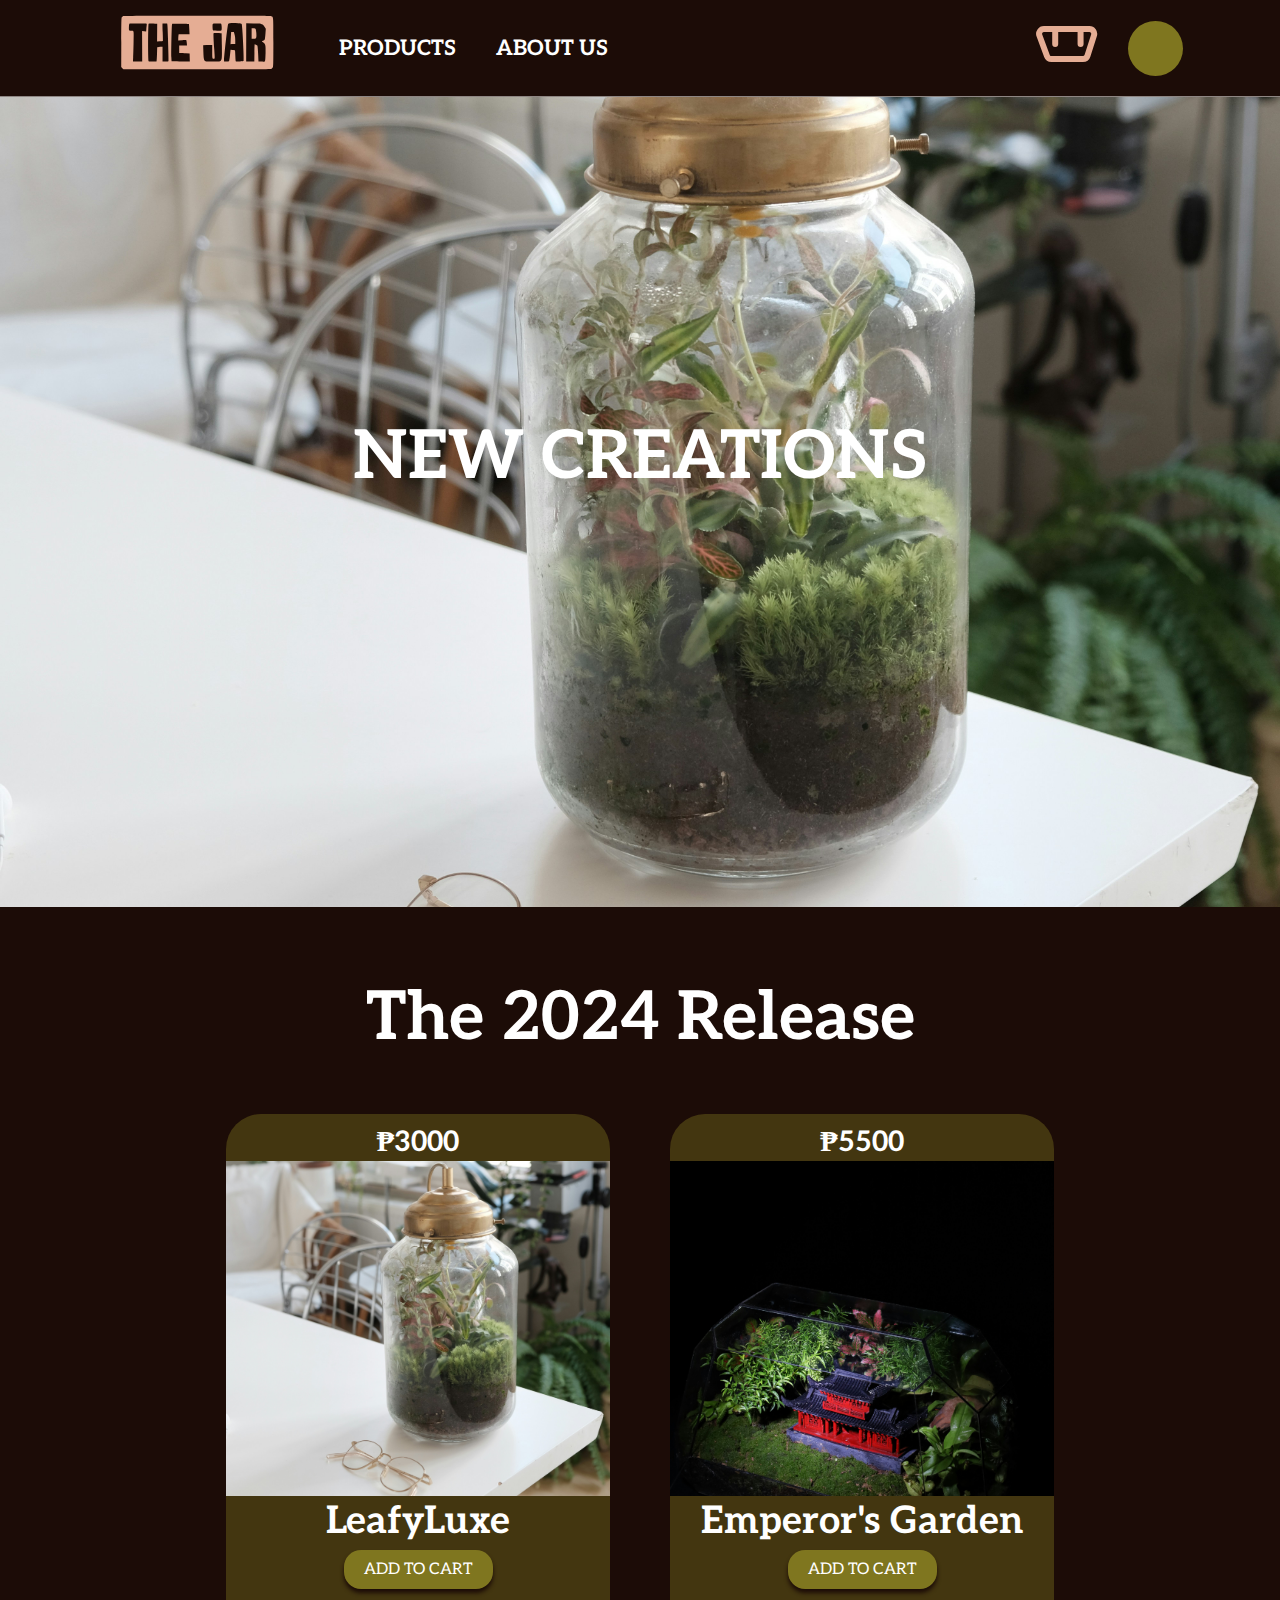
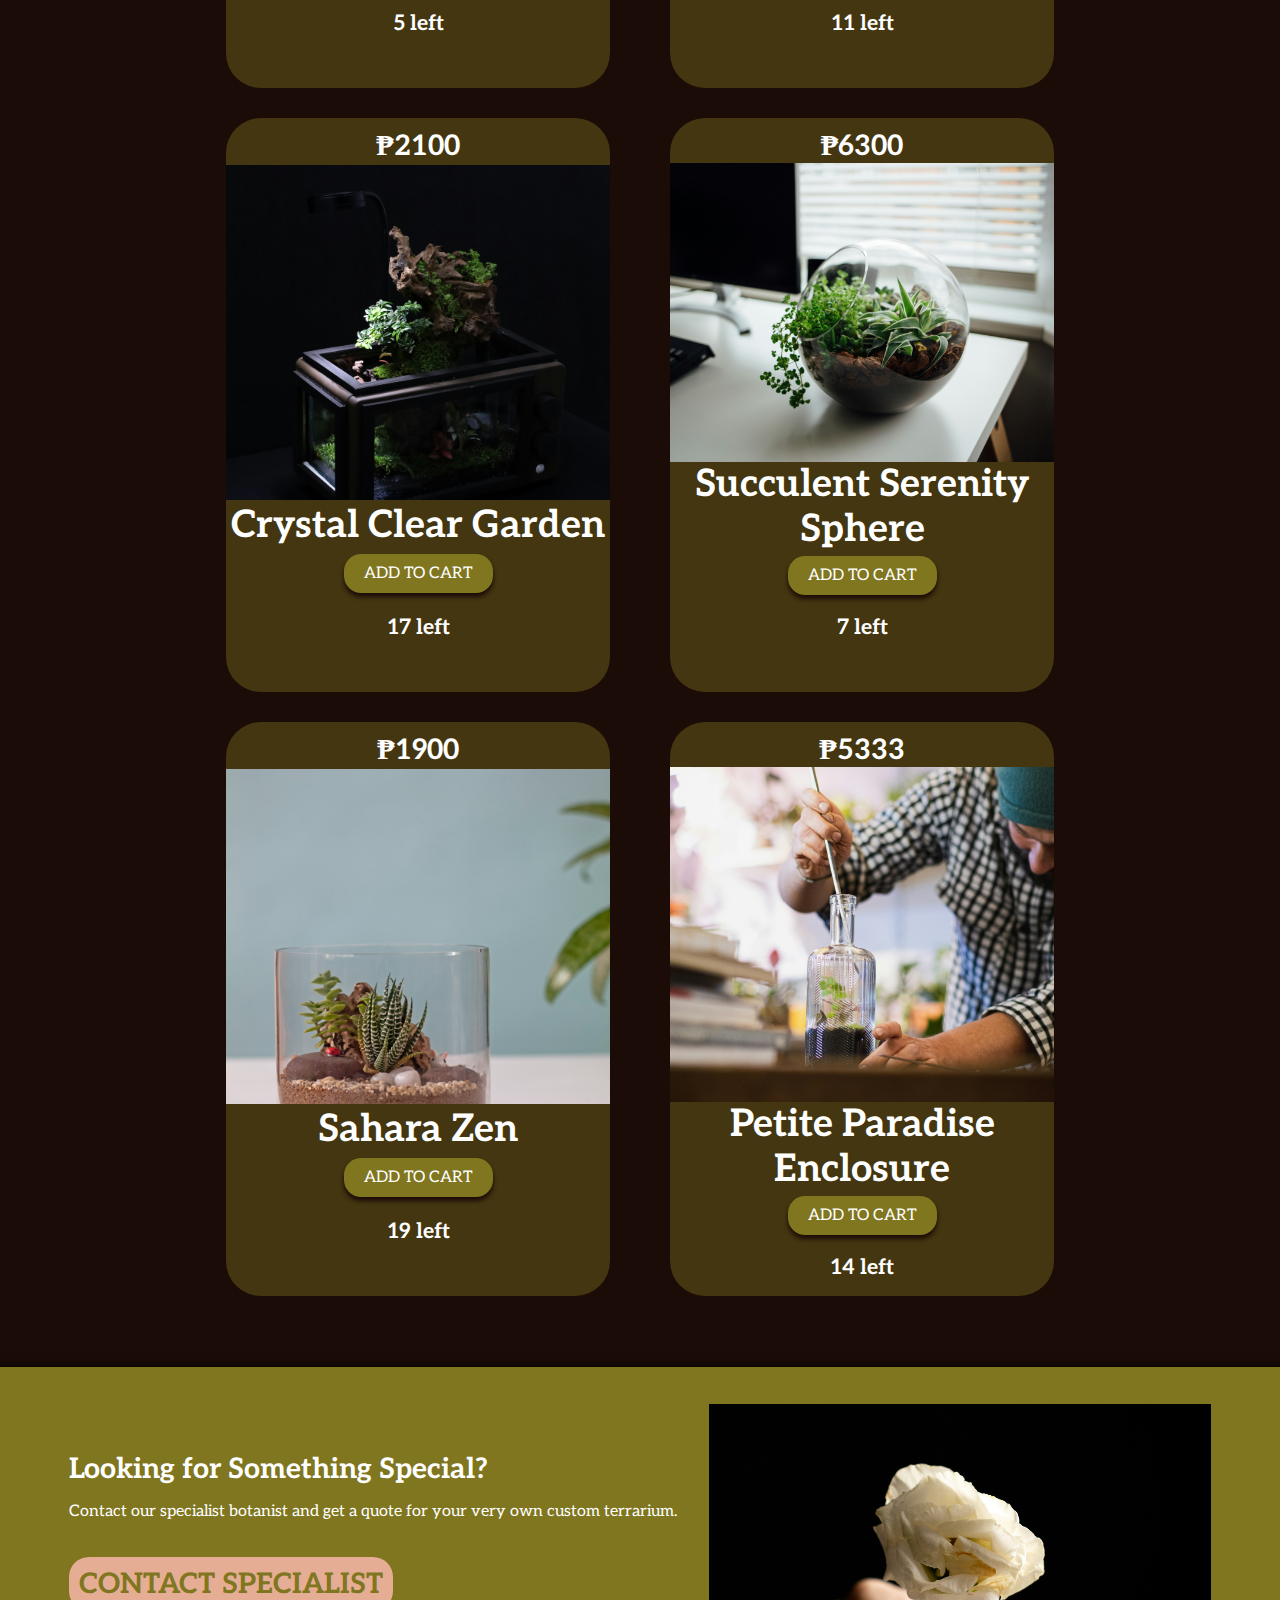
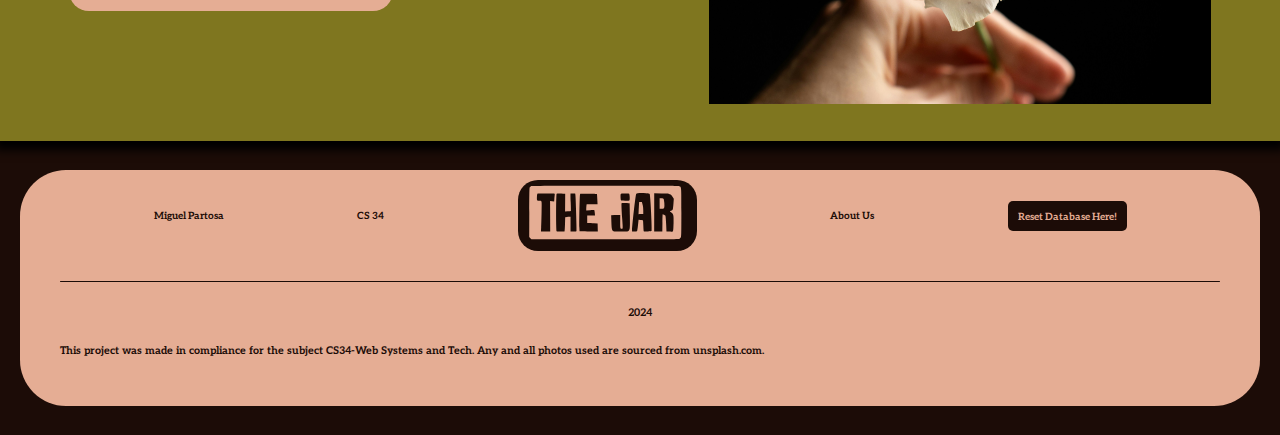
<file: index.html>
<!DOCTYPE html>
<html lang="en">
    <head>
        <meta charset="UTF-8">
        <meta name="viewport" content="width=device-width, initial-scale=1.0">
        <title></title>
        <link rel="stylesheet" href="styles.css">
        <script type="module" src="app.js"></script>
    </head>
    <body>
        <div class="first-section">
            <div class="nav">
                
                <!-- left menu items with home -->
                <div class="left-menu">
                    <a class="nav-buttons logo" href="./index.html">
                        <svg width="179" height="68" viewBox="0 0 179 68" fill="none" xmlns="http://www.w3.org/2000/svg">
                            <path d="M13.2951 5.95563C12.9427 6.11612 12.3661 6.56551 12.0137 6.95069C11.373 7.65686 11.373 8.17044 11.2768 32.3729L11.2128 57.0889L12.302 58.1802L13.3912 59.2716H86.9148C133.912 59.2716 160.759 59.1432 161.271 58.9506C161.72 58.7901 162.393 58.1802 162.745 57.6025C163.354 56.5753 163.386 55.9654 163.386 32.5334C163.386 6.18032 163.45 7.17538 161.464 6.14822C160.631 5.73094 152.141 5.66674 87.2352 5.69884C46.9334 5.69884 13.6475 5.82724 13.2951 5.95563ZM128.114 13.3383C129.908 13.4988 131.542 13.7556 131.67 13.9161C132.374 14.6223 134.265 50.3161 133.624 50.9901C133.528 51.1185 131.766 51.3111 129.715 51.4395C126.928 51.6 125.935 51.5679 125.743 51.279C125.615 51.0543 125.423 48.4864 125.326 45.5976C125.23 42.6766 125.07 40.2692 124.974 40.205C124.878 40.1408 123.821 39.9803 122.667 39.884L120.553 39.6593L119.976 45.3729C119.656 48.5185 119.208 51.1827 119.047 51.3111C118.855 51.4395 117.638 51.5679 116.388 51.5679H114.05V50.5087C114.082 45.6617 117.51 15.3285 118.182 14.0124C118.631 13.1457 122.571 12.889 128.114 13.3383ZM36.1371 13.563C36.7778 13.7556 36.8419 13.9161 36.7138 15.1038C36.6176 15.8099 36.4575 17.5433 36.3293 18.9235L36.1371 21.4272L34.0868 21.2346L32.0685 21.0099L32.1325 36.1926L32.1966 51.4074L27.5834 51.5037L22.9701 51.6L23.1623 47.3309C23.2905 44.9877 23.4827 38.1827 23.5788 32.2124C23.8351 20.1112 23.9312 20.7852 21.6246 20.7531C19.0297 20.721 18.9015 20.6247 18.9015 18.2173C18.9015 17.0618 18.9976 15.5531 19.0937 14.9112C19.2859 13.884 19.4141 13.7235 20.3111 13.5951C21.977 13.3704 35.3682 13.3704 36.1371 13.563ZM45.2995 13.6593L47.1897 13.8519L47.1256 22.647L47.0615 31.4099L49.9128 31.3136C51.5146 31.2494 52.8601 31.121 52.9242 31.0247C52.9882 30.9284 52.8921 27.0445 52.6999 22.3581C52.5077 17.6717 52.4436 13.7235 52.5397 13.5951C52.6679 13.4667 53.7571 13.3704 54.9745 13.4346L57.153 13.5309L57.3772 14.6544C57.6976 16.163 58.7548 50.4445 58.5305 51.0864C58.3704 51.4716 57.7296 51.5679 55.423 51.5679H52.5397V44.1852V36.8025H51.7709C51.3864 36.8025 50.169 36.8988 49.1118 36.9951L47.1897 37.2198L46.9974 44.0889C46.8693 47.8766 46.7091 51.1185 46.613 51.279C46.2926 51.7605 38.7641 51.6321 38.6039 51.1506C38.0272 49.321 37.9952 15.3285 38.6039 13.7556C38.7641 13.3383 41.9036 13.2741 45.2995 13.6593ZM111.134 13.8198C111.711 14.526 111.999 19.6618 111.487 20.2717C111.166 20.6568 110.301 20.7531 107.13 20.7531C104.471 20.7531 103.125 20.6247 102.965 20.368C102.645 19.8544 102.388 15.4889 102.645 14.526C102.837 13.7877 102.997 13.7235 105.015 13.5951C110.077 13.3383 110.782 13.3704 111.134 13.8198ZM152.141 14.3334C153.038 14.847 153.935 15.7778 154.672 16.9013L155.793 18.6667L155.441 23.642C155.248 26.4025 154.928 29.0346 154.704 29.5161C154.448 30.0939 153.903 30.5112 153.07 30.7679C152.397 30.9605 151.853 31.2173 151.853 31.3457C151.853 31.4741 152.493 32.0198 153.262 32.5655C155.537 34.2025 155.793 35.4544 155.569 42.9976C155.281 50.8617 155.216 51.4716 154.319 51.6642C153.935 51.7605 152.461 51.7284 151.052 51.6L148.489 51.4074L148.136 43.7679C147.848 38.279 147.624 36 147.335 35.6148C146.951 35.1655 145.157 34.2346 144.644 34.2346C144.58 34.2346 144.452 38.0865 144.42 42.805L144.324 51.4074L140.255 51.5037L136.187 51.6L136.219 32.4371V13.3062L143.491 13.4346C150.507 13.5309 150.763 13.563 152.141 14.3334ZM78.9057 14.0124C79.0018 14.1087 79.162 16.4519 79.2901 19.2124L79.5464 24.284H74.1002H68.654L68.4298 25.7605C68.3337 26.5951 68.2376 27.9754 68.2376 28.842V30.447L72.2101 30.1902C74.8371 30.0618 76.2146 30.0939 76.3748 30.3186C76.4709 30.5112 76.6632 31.7309 76.7913 33.0791L76.9835 35.5186H73.0751H69.1987V39.2099V42.9013L70.7364 42.9334C71.5694 42.9655 73.908 43.0618 75.9263 43.1901L79.6105 43.3827L79.7066 47.4593L79.8027 51.5679H74.2604C71.217 51.5679 67.1163 51.4716 65.13 51.3432L61.574 51.1506L61.3497 47.1704C61.0935 42.8371 61.6381 15.5852 62.0225 14.3976L62.2468 13.6593L70.5122 13.7556C75.0293 13.8198 78.8416 13.9161 78.9057 14.0124ZM111.551 23.2568C111.679 23.3852 111.807 29.1951 111.871 36.1605C111.999 52.9482 112.768 51.5679 103.285 51.5679C98.6722 51.5679 96.1733 51.4395 95.6287 51.1827C93.9628 50.4124 93.6424 49.1284 93.3862 41.9062L93.1619 35.2939L96.3335 35.1013C98.0635 34.9729 100.082 34.8766 100.851 34.8766H102.196V41.3926C102.196 48.4222 102.26 48.679 103.862 48.679C104.951 48.679 104.951 49.0642 104.246 39.2099C103.606 29.9655 103.349 23.8025 103.542 23.2568C103.67 22.9359 104.567 22.8717 107.514 22.9359C109.629 23 111.423 23.1605 111.551 23.2568Z" fill="#E5AD94"/>
                            <path d="M120.969 24.6691C120.873 26.1456 120.745 28.9061 120.649 30.832L120.521 34.2987L121.706 34.1061C122.347 34.0098 123.404 33.9135 124.077 33.9135H125.262V30.5111C125.262 28.0074 125.07 26.4024 124.558 24.5728L123.885 22.037H122.507H121.162L120.969 24.6691Z" fill="#E5AD94"/>
                            <path d="M141.601 23.4814V28.7777H143.459C146.054 28.7777 146.406 28.3283 146.406 25.2148C146.406 22.1012 145.862 19.0839 145.189 18.5703C144.901 18.3777 144.004 18.1851 143.139 18.1851H141.601V23.4814Z" fill="#E5AD94"/>
                        </svg>
                    </a>
                    <div class="to-pages">
                        <a class="nav-buttons" href="/"> <h5>PRODUCTS</h5> </a>
                        <a class="nav-buttons" href="/"> <h5>ABOUT US</h5></a>
                    </div>
                </div>
                
                <!-- right menu items with basket and fake profile -->
                <div class="profile-checkout">

                    <a class="checkout" href="/">
                        <svg width="62" height="37" viewBox="0 0 62 37" fill="none" xmlns="http://www.w3.org/2000/svg">
                            <path d="M19.2057 3.07141H7.90661C4.55922 3.07141 2.2376 6.40854 3.40154 9.54705L10.9634 29.9373C11.6621 31.8212 13.4592 33.0714 15.4685 33.0714H46.885C48.9741 33.0714 50.8238 31.7216 51.461 29.7321L57.9916 9.34191C58.9847 6.24124 56.6716 3.07141 53.4157 3.07141H44.5757M19.2057 3.07141V18.0714M19.2057 3.07141H44.5757M44.5757 3.07141V18.0714" stroke="#E5AD94" stroke-width="6" stroke-linecap="round"/>
                        </svg>                            
                    </a>
                    <a class="profile" href="/"></a>
                </div>
            </div>
            <!-- welcome -->
            <div class="marquee-showcase">
                <h1 class = "center-callout"> NEW CREATIONS</h1>
                <div class="carousel-container">
                    <img class="carousel-image" src= "images/Terrarium Plants/terrarium (1).jpg">
                </div>
            </div>

            <!-- products -->
            <div class="products-area">
                <h1 style="text-align:center">The 2024 Release</h1>
                <div class="product-grid" id="product-container">
                    <!-- <div class="product-container" >
                        <h4 id="prod-price">₱500</h4>
                        <img id="prod-pic" src="/images/Terrarium Plants/terrarium (2).jpg" style="width: 384px; height: 335px; object-fit: cover;">
                        <h3 id="prod-name">Product Name</h3>
                        <div class="add-to-cart">ADD TO CART</div>
                        <h5 id="quantity-left">7 left</h5> 
                    </div> -->

                </div>
            </div>

            <!-- second section -->
            <div class="looking-for-more">
                <div class="to-action">
                    <h4>Looking for Something Special?</h4>
                    <p>Contact our specialist botanist and get a quote for your very own custom terrarium.</p>
                    <button class="contactbtn"><h4>CONTACT SPECIALIST</h4></button>
                </div>
                <div class="custom-order"><img class="img" src="/images/making-terrarium.jpg" alt=""></div>
            </div>
            
            <!-- footer -->
            <div class="footer">
                <div class="footer-card">
                    <div class="footer-links">
                        <a class="link">Miguel Partosa</a>
                        <a class="link" href="https://soul.su.edu.ph/course/view.php?id=34488">CS 34</a>
                        <a class="footer-logo" href="./index.html">
                            <svg width="179" height="68" viewBox="0 0 179 68" fill="none" xmlns="http://www.w3.org/2000/svg">
                                <path d="M13.2951 5.95563C12.9427 6.11612 12.3661 6.56551 12.0137 6.95069C11.373 7.65686 11.373 8.17044 11.2768 32.3729L11.2128 57.0889L12.302 58.1802L13.3912 59.2716H86.9148C133.912 59.2716 160.759 59.1432 161.271 58.9506C161.72 58.7901 162.393 58.1802 162.745 57.6025C163.354 56.5753 163.386 55.9654 163.386 32.5334C163.386 6.18032 163.45 7.17538 161.464 6.14822C160.631 5.73094 152.141 5.66674 87.2352 5.69884C46.9334 5.69884 13.6475 5.82724 13.2951 5.95563ZM128.114 13.3383C129.908 13.4988 131.542 13.7556 131.67 13.9161C132.374 14.6223 134.265 50.3161 133.624 50.9901C133.528 51.1185 131.766 51.3111 129.715 51.4395C126.928 51.6 125.935 51.5679 125.743 51.279C125.615 51.0543 125.423 48.4864 125.326 45.5976C125.23 42.6766 125.07 40.2692 124.974 40.205C124.878 40.1408 123.821 39.9803 122.667 39.884L120.553 39.6593L119.976 45.3729C119.656 48.5185 119.208 51.1827 119.047 51.3111C118.855 51.4395 117.638 51.5679 116.388 51.5679H114.05V50.5087C114.082 45.6617 117.51 15.3285 118.182 14.0124C118.631 13.1457 122.571 12.889 128.114 13.3383ZM36.1371 13.563C36.7778 13.7556 36.8419 13.9161 36.7138 15.1038C36.6176 15.8099 36.4575 17.5433 36.3293 18.9235L36.1371 21.4272L34.0868 21.2346L32.0685 21.0099L32.1325 36.1926L32.1966 51.4074L27.5834 51.5037L22.9701 51.6L23.1623 47.3309C23.2905 44.9877 23.4827 38.1827 23.5788 32.2124C23.8351 20.1112 23.9312 20.7852 21.6246 20.7531C19.0297 20.721 18.9015 20.6247 18.9015 18.2173C18.9015 17.0618 18.9976 15.5531 19.0937 14.9112C19.2859 13.884 19.4141 13.7235 20.3111 13.5951C21.977 13.3704 35.3682 13.3704 36.1371 13.563ZM45.2995 13.6593L47.1897 13.8519L47.1256 22.647L47.0615 31.4099L49.9128 31.3136C51.5146 31.2494 52.8601 31.121 52.9242 31.0247C52.9882 30.9284 52.8921 27.0445 52.6999 22.3581C52.5077 17.6717 52.4436 13.7235 52.5397 13.5951C52.6679 13.4667 53.7571 13.3704 54.9745 13.4346L57.153 13.5309L57.3772 14.6544C57.6976 16.163 58.7548 50.4445 58.5305 51.0864C58.3704 51.4716 57.7296 51.5679 55.423 51.5679H52.5397V44.1852V36.8025H51.7709C51.3864 36.8025 50.169 36.8988 49.1118 36.9951L47.1897 37.2198L46.9974 44.0889C46.8693 47.8766 46.7091 51.1185 46.613 51.279C46.2926 51.7605 38.7641 51.6321 38.6039 51.1506C38.0272 49.321 37.9952 15.3285 38.6039 13.7556C38.7641 13.3383 41.9036 13.2741 45.2995 13.6593ZM111.134 13.8198C111.711 14.526 111.999 19.6618 111.487 20.2717C111.166 20.6568 110.301 20.7531 107.13 20.7531C104.471 20.7531 103.125 20.6247 102.965 20.368C102.645 19.8544 102.388 15.4889 102.645 14.526C102.837 13.7877 102.997 13.7235 105.015 13.5951C110.077 13.3383 110.782 13.3704 111.134 13.8198ZM152.141 14.3334C153.038 14.847 153.935 15.7778 154.672 16.9013L155.793 18.6667L155.441 23.642C155.248 26.4025 154.928 29.0346 154.704 29.5161C154.448 30.0939 153.903 30.5112 153.07 30.7679C152.397 30.9605 151.853 31.2173 151.853 31.3457C151.853 31.4741 152.493 32.0198 153.262 32.5655C155.537 34.2025 155.793 35.4544 155.569 42.9976C155.281 50.8617 155.216 51.4716 154.319 51.6642C153.935 51.7605 152.461 51.7284 151.052 51.6L148.489 51.4074L148.136 43.7679C147.848 38.279 147.624 36 147.335 35.6148C146.951 35.1655 145.157 34.2346 144.644 34.2346C144.58 34.2346 144.452 38.0865 144.42 42.805L144.324 51.4074L140.255 51.5037L136.187 51.6L136.219 32.4371V13.3062L143.491 13.4346C150.507 13.5309 150.763 13.563 152.141 14.3334ZM78.9057 14.0124C79.0018 14.1087 79.162 16.4519 79.2901 19.2124L79.5464 24.284H74.1002H68.654L68.4298 25.7605C68.3337 26.5951 68.2376 27.9754 68.2376 28.842V30.447L72.2101 30.1902C74.8371 30.0618 76.2146 30.0939 76.3748 30.3186C76.4709 30.5112 76.6632 31.7309 76.7913 33.0791L76.9835 35.5186H73.0751H69.1987V39.2099V42.9013L70.7364 42.9334C71.5694 42.9655 73.908 43.0618 75.9263 43.1901L79.6105 43.3827L79.7066 47.4593L79.8027 51.5679H74.2604C71.217 51.5679 67.1163 51.4716 65.13 51.3432L61.574 51.1506L61.3497 47.1704C61.0935 42.8371 61.6381 15.5852 62.0225 14.3976L62.2468 13.6593L70.5122 13.7556C75.0293 13.8198 78.8416 13.9161 78.9057 14.0124ZM111.551 23.2568C111.679 23.3852 111.807 29.1951 111.871 36.1605C111.999 52.9482 112.768 51.5679 103.285 51.5679C98.6722 51.5679 96.1733 51.4395 95.6287 51.1827C93.9628 50.4124 93.6424 49.1284 93.3862 41.9062L93.1619 35.2939L96.3335 35.1013C98.0635 34.9729 100.082 34.8766 100.851 34.8766H102.196V41.3926C102.196 48.4222 102.26 48.679 103.862 48.679C104.951 48.679 104.951 49.0642 104.246 39.2099C103.606 29.9655 103.349 23.8025 103.542 23.2568C103.67 22.9359 104.567 22.8717 107.514 22.9359C109.629 23 111.423 23.1605 111.551 23.2568Z" fill="#E5AD94"/>
                                <path d="M120.969 24.6691C120.873 26.1456 120.745 28.9061 120.649 30.832L120.521 34.2987L121.706 34.1061C122.347 34.0098 123.404 33.9135 124.077 33.9135H125.262V30.5111C125.262 28.0074 125.07 26.4024 124.558 24.5728L123.885 22.037H122.507H121.162L120.969 24.6691Z" fill="#E5AD94"/>
                                <path d="M141.601 23.4814V28.7777H143.459C146.054 28.7777 146.406 28.3283 146.406 25.2148C146.406 22.1012 145.862 19.0839 145.189 18.5703C144.901 18.3777 144.004 18.1851 143.139 18.1851H141.601V23.4814Z" fill="#E5AD94"/>
                            </svg>
                        </a>

                        <a class="link">About Us</a>
                        <button class="reset-button">Reset Database Here!</button>
                    </div>
                    <div class="footer-line"/>
                    <h6 style="text-align:center; color:var(--background)">2024</h6>
                    <h6 style="color:var(--background)">This project was made in compliance for the subject CS34-Web Systems and Tech. Any and all photos used are sourced from unsplash.com.  </h6>
                </div>
            </div>
        </div>
    </body>
</html>
</file>
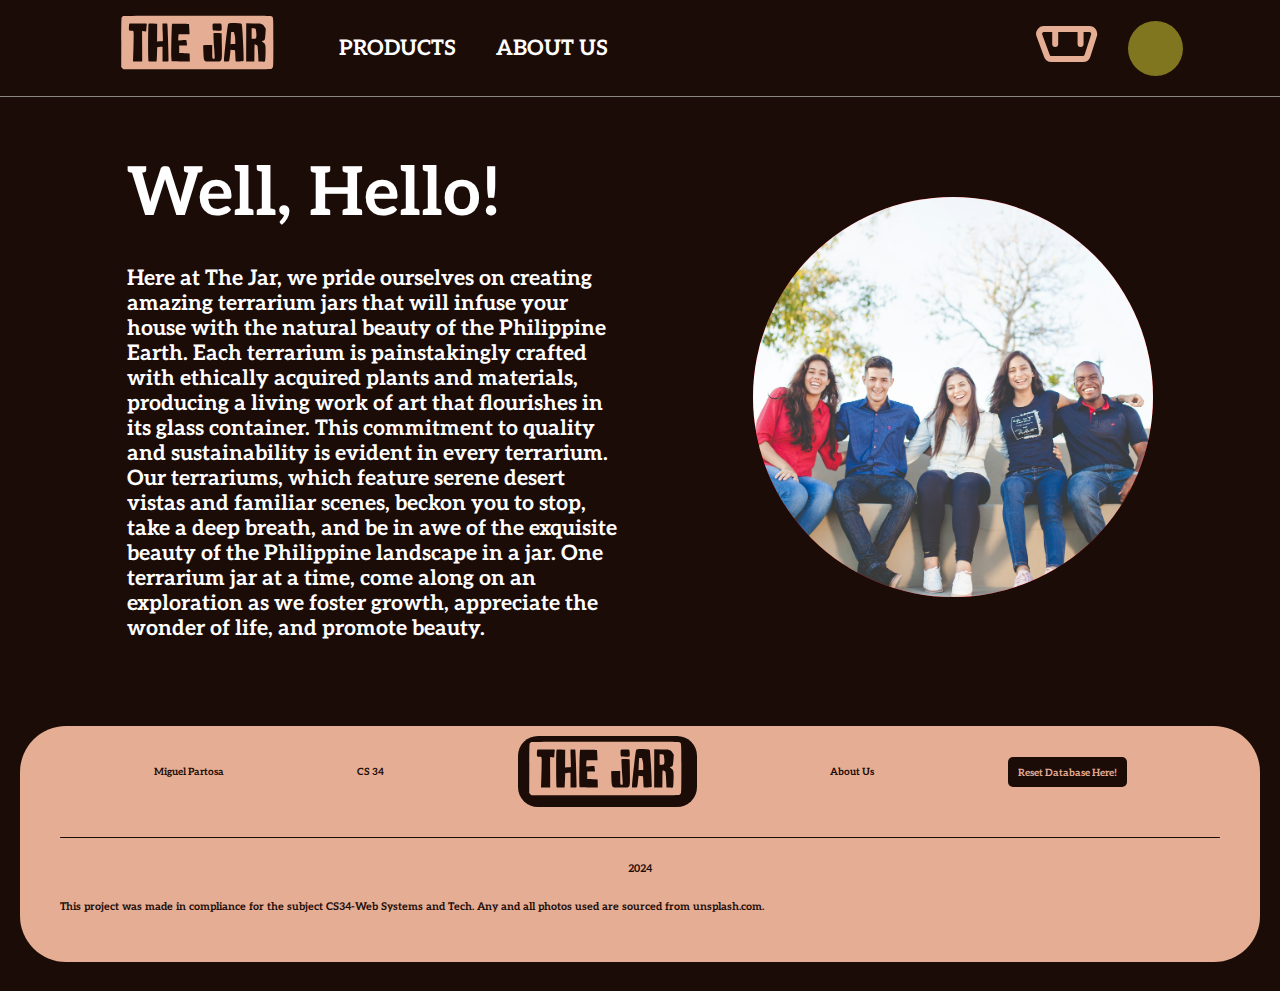
<file: aboutUs.html>
<!DOCTYPE html>
<html lang="en">
    <head>
        <meta charset="UTF-8">
        <meta name="viewport" content="width=device-width, initial-scale=1.0">
        <title>The Jar: About Us</title>
        <link rel="stylesheet" href="styles.css">
        <link rel="stylesheet" href="morestyles.css">
        <script type="module" src="app.js"></script>
    </head>
    <body>
        <div class="first-section">
            <div class="nav">
                
                <!-- left menu items with home -->
                <div class="left-menu">
                    <a class="nav-buttons logo" href="./index.html">
                        <svg width="179" height="68" viewBox="0 0 179 68" fill="none" xmlns="http://www.w3.org/2000/svg">
                            <path d="M13.2951 5.95563C12.9427 6.11612 12.3661 6.56551 12.0137 6.95069C11.373 7.65686 11.373 8.17044 11.2768 32.3729L11.2128 57.0889L12.302 58.1802L13.3912 59.2716H86.9148C133.912 59.2716 160.759 59.1432 161.271 58.9506C161.72 58.7901 162.393 58.1802 162.745 57.6025C163.354 56.5753 163.386 55.9654 163.386 32.5334C163.386 6.18032 163.45 7.17538 161.464 6.14822C160.631 5.73094 152.141 5.66674 87.2352 5.69884C46.9334 5.69884 13.6475 5.82724 13.2951 5.95563ZM128.114 13.3383C129.908 13.4988 131.542 13.7556 131.67 13.9161C132.374 14.6223 134.265 50.3161 133.624 50.9901C133.528 51.1185 131.766 51.3111 129.715 51.4395C126.928 51.6 125.935 51.5679 125.743 51.279C125.615 51.0543 125.423 48.4864 125.326 45.5976C125.23 42.6766 125.07 40.2692 124.974 40.205C124.878 40.1408 123.821 39.9803 122.667 39.884L120.553 39.6593L119.976 45.3729C119.656 48.5185 119.208 51.1827 119.047 51.3111C118.855 51.4395 117.638 51.5679 116.388 51.5679H114.05V50.5087C114.082 45.6617 117.51 15.3285 118.182 14.0124C118.631 13.1457 122.571 12.889 128.114 13.3383ZM36.1371 13.563C36.7778 13.7556 36.8419 13.9161 36.7138 15.1038C36.6176 15.8099 36.4575 17.5433 36.3293 18.9235L36.1371 21.4272L34.0868 21.2346L32.0685 21.0099L32.1325 36.1926L32.1966 51.4074L27.5834 51.5037L22.9701 51.6L23.1623 47.3309C23.2905 44.9877 23.4827 38.1827 23.5788 32.2124C23.8351 20.1112 23.9312 20.7852 21.6246 20.7531C19.0297 20.721 18.9015 20.6247 18.9015 18.2173C18.9015 17.0618 18.9976 15.5531 19.0937 14.9112C19.2859 13.884 19.4141 13.7235 20.3111 13.5951C21.977 13.3704 35.3682 13.3704 36.1371 13.563ZM45.2995 13.6593L47.1897 13.8519L47.1256 22.647L47.0615 31.4099L49.9128 31.3136C51.5146 31.2494 52.8601 31.121 52.9242 31.0247C52.9882 30.9284 52.8921 27.0445 52.6999 22.3581C52.5077 17.6717 52.4436 13.7235 52.5397 13.5951C52.6679 13.4667 53.7571 13.3704 54.9745 13.4346L57.153 13.5309L57.3772 14.6544C57.6976 16.163 58.7548 50.4445 58.5305 51.0864C58.3704 51.4716 57.7296 51.5679 55.423 51.5679H52.5397V44.1852V36.8025H51.7709C51.3864 36.8025 50.169 36.8988 49.1118 36.9951L47.1897 37.2198L46.9974 44.0889C46.8693 47.8766 46.7091 51.1185 46.613 51.279C46.2926 51.7605 38.7641 51.6321 38.6039 51.1506C38.0272 49.321 37.9952 15.3285 38.6039 13.7556C38.7641 13.3383 41.9036 13.2741 45.2995 13.6593ZM111.134 13.8198C111.711 14.526 111.999 19.6618 111.487 20.2717C111.166 20.6568 110.301 20.7531 107.13 20.7531C104.471 20.7531 103.125 20.6247 102.965 20.368C102.645 19.8544 102.388 15.4889 102.645 14.526C102.837 13.7877 102.997 13.7235 105.015 13.5951C110.077 13.3383 110.782 13.3704 111.134 13.8198ZM152.141 14.3334C153.038 14.847 153.935 15.7778 154.672 16.9013L155.793 18.6667L155.441 23.642C155.248 26.4025 154.928 29.0346 154.704 29.5161C154.448 30.0939 153.903 30.5112 153.07 30.7679C152.397 30.9605 151.853 31.2173 151.853 31.3457C151.853 31.4741 152.493 32.0198 153.262 32.5655C155.537 34.2025 155.793 35.4544 155.569 42.9976C155.281 50.8617 155.216 51.4716 154.319 51.6642C153.935 51.7605 152.461 51.7284 151.052 51.6L148.489 51.4074L148.136 43.7679C147.848 38.279 147.624 36 147.335 35.6148C146.951 35.1655 145.157 34.2346 144.644 34.2346C144.58 34.2346 144.452 38.0865 144.42 42.805L144.324 51.4074L140.255 51.5037L136.187 51.6L136.219 32.4371V13.3062L143.491 13.4346C150.507 13.5309 150.763 13.563 152.141 14.3334ZM78.9057 14.0124C79.0018 14.1087 79.162 16.4519 79.2901 19.2124L79.5464 24.284H74.1002H68.654L68.4298 25.7605C68.3337 26.5951 68.2376 27.9754 68.2376 28.842V30.447L72.2101 30.1902C74.8371 30.0618 76.2146 30.0939 76.3748 30.3186C76.4709 30.5112 76.6632 31.7309 76.7913 33.0791L76.9835 35.5186H73.0751H69.1987V39.2099V42.9013L70.7364 42.9334C71.5694 42.9655 73.908 43.0618 75.9263 43.1901L79.6105 43.3827L79.7066 47.4593L79.8027 51.5679H74.2604C71.217 51.5679 67.1163 51.4716 65.13 51.3432L61.574 51.1506L61.3497 47.1704C61.0935 42.8371 61.6381 15.5852 62.0225 14.3976L62.2468 13.6593L70.5122 13.7556C75.0293 13.8198 78.8416 13.9161 78.9057 14.0124ZM111.551 23.2568C111.679 23.3852 111.807 29.1951 111.871 36.1605C111.999 52.9482 112.768 51.5679 103.285 51.5679C98.6722 51.5679 96.1733 51.4395 95.6287 51.1827C93.9628 50.4124 93.6424 49.1284 93.3862 41.9062L93.1619 35.2939L96.3335 35.1013C98.0635 34.9729 100.082 34.8766 100.851 34.8766H102.196V41.3926C102.196 48.4222 102.26 48.679 103.862 48.679C104.951 48.679 104.951 49.0642 104.246 39.2099C103.606 29.9655 103.349 23.8025 103.542 23.2568C103.67 22.9359 104.567 22.8717 107.514 22.9359C109.629 23 111.423 23.1605 111.551 23.2568Z" fill="#E5AD94"/>
                            <path d="M120.969 24.6691C120.873 26.1456 120.745 28.9061 120.649 30.832L120.521 34.2987L121.706 34.1061C122.347 34.0098 123.404 33.9135 124.077 33.9135H125.262V30.5111C125.262 28.0074 125.07 26.4024 124.558 24.5728L123.885 22.037H122.507H121.162L120.969 24.6691Z" fill="#E5AD94"/>
                            <path d="M141.601 23.4814V28.7777H143.459C146.054 28.7777 146.406 28.3283 146.406 25.2148C146.406 22.1012 145.862 19.0839 145.189 18.5703C144.901 18.3777 144.004 18.1851 143.139 18.1851H141.601V23.4814Z" fill="#E5AD94"/>
                        </svg>
                    </a>
                    <div class="to-pages">
                        <a id="toproducts" class="nav-buttons" href="./index.html"> <h5>PRODUCTS</h5> </a>
                        <a class="nav-buttons" href="./aboutUs.html"> <h5>ABOUT US</h5></a>
                    </div>
                </div>
                
                <!-- right menu items with basket and fake profile -->
                <div class="profile-checkout">

                    <a class="checkout" href="./checkOut.html">
                        <svg width="62" height="37" viewBox="0 0 62 37" fill="none" xmlns="http://www.w3.org/2000/svg">
                            <path d="M19.2057 3.07141H7.90661C4.55922 3.07141 2.2376 6.40854 3.40154 9.54705L10.9634 29.9373C11.6621 31.8212 13.4592 33.0714 15.4685 33.0714H46.885C48.9741 33.0714 50.8238 31.7216 51.461 29.7321L57.9916 9.34191C58.9847 6.24124 56.6716 3.07141 53.4157 3.07141H44.5757M19.2057 3.07141V18.0714M19.2057 3.07141H44.5757M44.5757 3.07141V18.0714" stroke="#E5AD94" stroke-width="6" stroke-linecap="round"/>
                        </svg>                            
                    </a>
                    <a class="profile" href="/"></a>
                </div>
            </div>
            <div class="about-content">
                <div class="text">
                    <h1>Well, Hello!</h1>
                    <h5>Here at The Jar, we pride ourselves on creating amazing terrarium jars that will infuse your house with the natural beauty of the Philippine Earth. Each terrarium is painstakingly crafted with ethically acquired plants and materials, producing a living work of art that flourishes in its glass container. This commitment to quality and sustainability is evident in every terrarium. Our terrariums, which feature serene desert vistas and familiar scenes, beckon you to stop, take a deep breath, and be in awe of the exquisite beauty of the Philippine landscape in a jar. One terrarium jar at a time, come along on an exploration as we foster growth, appreciate the wonder of life, and promote beauty.</h5>
                </div>
                <div class="photo-container">
                    <img src="./images/Team Photo.jpg" alt="">
                </div>
            </div>
            <!-- footer -->
            <div class="footer">
                <div class="footer-card">
                    <div class="footer-links">
                        <a class="link">Miguel Partosa</a>
                        <a class="link" href="https://soul.su.edu.ph/course/view.php?id=34488">CS 34</a>
                        <a class="footer-logo" href="./index.html">
                            <svg width="179" height="68" viewBox="0 0 179 68" fill="none" xmlns="http://www.w3.org/2000/svg">
                                <path d="M13.2951 5.95563C12.9427 6.11612 12.3661 6.56551 12.0137 6.95069C11.373 7.65686 11.373 8.17044 11.2768 32.3729L11.2128 57.0889L12.302 58.1802L13.3912 59.2716H86.9148C133.912 59.2716 160.759 59.1432 161.271 58.9506C161.72 58.7901 162.393 58.1802 162.745 57.6025C163.354 56.5753 163.386 55.9654 163.386 32.5334C163.386 6.18032 163.45 7.17538 161.464 6.14822C160.631 5.73094 152.141 5.66674 87.2352 5.69884C46.9334 5.69884 13.6475 5.82724 13.2951 5.95563ZM128.114 13.3383C129.908 13.4988 131.542 13.7556 131.67 13.9161C132.374 14.6223 134.265 50.3161 133.624 50.9901C133.528 51.1185 131.766 51.3111 129.715 51.4395C126.928 51.6 125.935 51.5679 125.743 51.279C125.615 51.0543 125.423 48.4864 125.326 45.5976C125.23 42.6766 125.07 40.2692 124.974 40.205C124.878 40.1408 123.821 39.9803 122.667 39.884L120.553 39.6593L119.976 45.3729C119.656 48.5185 119.208 51.1827 119.047 51.3111C118.855 51.4395 117.638 51.5679 116.388 51.5679H114.05V50.5087C114.082 45.6617 117.51 15.3285 118.182 14.0124C118.631 13.1457 122.571 12.889 128.114 13.3383ZM36.1371 13.563C36.7778 13.7556 36.8419 13.9161 36.7138 15.1038C36.6176 15.8099 36.4575 17.5433 36.3293 18.9235L36.1371 21.4272L34.0868 21.2346L32.0685 21.0099L32.1325 36.1926L32.1966 51.4074L27.5834 51.5037L22.9701 51.6L23.1623 47.3309C23.2905 44.9877 23.4827 38.1827 23.5788 32.2124C23.8351 20.1112 23.9312 20.7852 21.6246 20.7531C19.0297 20.721 18.9015 20.6247 18.9015 18.2173C18.9015 17.0618 18.9976 15.5531 19.0937 14.9112C19.2859 13.884 19.4141 13.7235 20.3111 13.5951C21.977 13.3704 35.3682 13.3704 36.1371 13.563ZM45.2995 13.6593L47.1897 13.8519L47.1256 22.647L47.0615 31.4099L49.9128 31.3136C51.5146 31.2494 52.8601 31.121 52.9242 31.0247C52.9882 30.9284 52.8921 27.0445 52.6999 22.3581C52.5077 17.6717 52.4436 13.7235 52.5397 13.5951C52.6679 13.4667 53.7571 13.3704 54.9745 13.4346L57.153 13.5309L57.3772 14.6544C57.6976 16.163 58.7548 50.4445 58.5305 51.0864C58.3704 51.4716 57.7296 51.5679 55.423 51.5679H52.5397V44.1852V36.8025H51.7709C51.3864 36.8025 50.169 36.8988 49.1118 36.9951L47.1897 37.2198L46.9974 44.0889C46.8693 47.8766 46.7091 51.1185 46.613 51.279C46.2926 51.7605 38.7641 51.6321 38.6039 51.1506C38.0272 49.321 37.9952 15.3285 38.6039 13.7556C38.7641 13.3383 41.9036 13.2741 45.2995 13.6593ZM111.134 13.8198C111.711 14.526 111.999 19.6618 111.487 20.2717C111.166 20.6568 110.301 20.7531 107.13 20.7531C104.471 20.7531 103.125 20.6247 102.965 20.368C102.645 19.8544 102.388 15.4889 102.645 14.526C102.837 13.7877 102.997 13.7235 105.015 13.5951C110.077 13.3383 110.782 13.3704 111.134 13.8198ZM152.141 14.3334C153.038 14.847 153.935 15.7778 154.672 16.9013L155.793 18.6667L155.441 23.642C155.248 26.4025 154.928 29.0346 154.704 29.5161C154.448 30.0939 153.903 30.5112 153.07 30.7679C152.397 30.9605 151.853 31.2173 151.853 31.3457C151.853 31.4741 152.493 32.0198 153.262 32.5655C155.537 34.2025 155.793 35.4544 155.569 42.9976C155.281 50.8617 155.216 51.4716 154.319 51.6642C153.935 51.7605 152.461 51.7284 151.052 51.6L148.489 51.4074L148.136 43.7679C147.848 38.279 147.624 36 147.335 35.6148C146.951 35.1655 145.157 34.2346 144.644 34.2346C144.58 34.2346 144.452 38.0865 144.42 42.805L144.324 51.4074L140.255 51.5037L136.187 51.6L136.219 32.4371V13.3062L143.491 13.4346C150.507 13.5309 150.763 13.563 152.141 14.3334ZM78.9057 14.0124C79.0018 14.1087 79.162 16.4519 79.2901 19.2124L79.5464 24.284H74.1002H68.654L68.4298 25.7605C68.3337 26.5951 68.2376 27.9754 68.2376 28.842V30.447L72.2101 30.1902C74.8371 30.0618 76.2146 30.0939 76.3748 30.3186C76.4709 30.5112 76.6632 31.7309 76.7913 33.0791L76.9835 35.5186H73.0751H69.1987V39.2099V42.9013L70.7364 42.9334C71.5694 42.9655 73.908 43.0618 75.9263 43.1901L79.6105 43.3827L79.7066 47.4593L79.8027 51.5679H74.2604C71.217 51.5679 67.1163 51.4716 65.13 51.3432L61.574 51.1506L61.3497 47.1704C61.0935 42.8371 61.6381 15.5852 62.0225 14.3976L62.2468 13.6593L70.5122 13.7556C75.0293 13.8198 78.8416 13.9161 78.9057 14.0124ZM111.551 23.2568C111.679 23.3852 111.807 29.1951 111.871 36.1605C111.999 52.9482 112.768 51.5679 103.285 51.5679C98.6722 51.5679 96.1733 51.4395 95.6287 51.1827C93.9628 50.4124 93.6424 49.1284 93.3862 41.9062L93.1619 35.2939L96.3335 35.1013C98.0635 34.9729 100.082 34.8766 100.851 34.8766H102.196V41.3926C102.196 48.4222 102.26 48.679 103.862 48.679C104.951 48.679 104.951 49.0642 104.246 39.2099C103.606 29.9655 103.349 23.8025 103.542 23.2568C103.67 22.9359 104.567 22.8717 107.514 22.9359C109.629 23 111.423 23.1605 111.551 23.2568Z" fill="#E5AD94"/>
                                <path d="M120.969 24.6691C120.873 26.1456 120.745 28.9061 120.649 30.832L120.521 34.2987L121.706 34.1061C122.347 34.0098 123.404 33.9135 124.077 33.9135H125.262V30.5111C125.262 28.0074 125.07 26.4024 124.558 24.5728L123.885 22.037H122.507H121.162L120.969 24.6691Z" fill="#E5AD94"/>
                                <path d="M141.601 23.4814V28.7777H143.459C146.054 28.7777 146.406 28.3283 146.406 25.2148C146.406 22.1012 145.862 19.0839 145.189 18.5703C144.901 18.3777 144.004 18.1851 143.139 18.1851H141.601V23.4814Z" fill="#E5AD94"/>
                            </svg>
                        </a>

                        <a class="link" id="to-aboutUs" href="./aboutUs.html">About Us</a>
                        <button class="reset-button">Reset Database Here!</button>
                    </div>
                    <div class="footer-line"/>
                    <h6 style="text-align:center; color:var(--background)">2024</h6>
                    <h6 style="color:var(--background)">This project was made in compliance for the subject CS34-Web Systems and Tech. Any and all photos used are sourced from unsplash.com.  </h6>
                </div>
            </div>
        </div>
    </body>
</html>
</file>
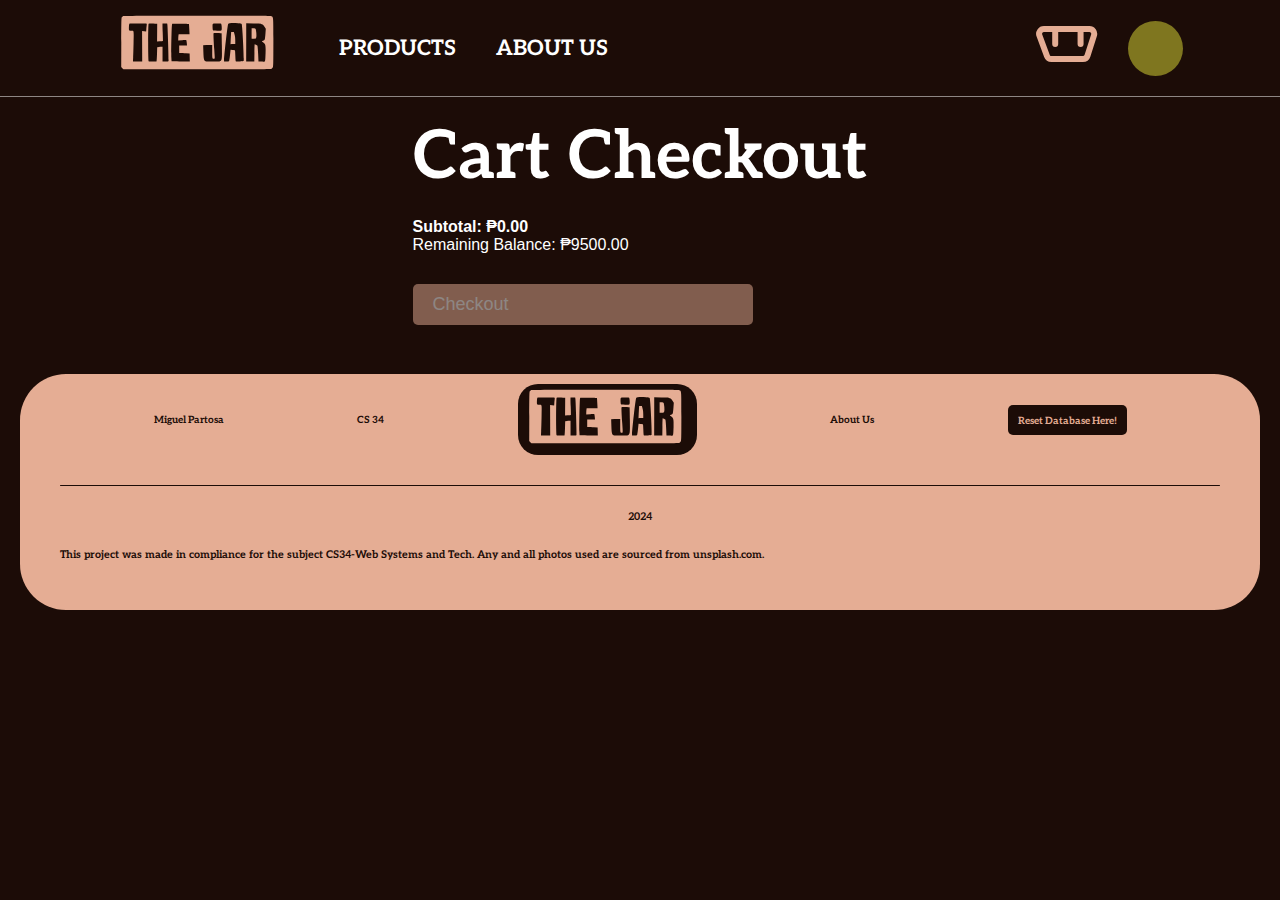
<file: checkOut.html>
<!DOCTYPE html>
<html lang="en">
    <head>
        <meta charset="UTF-8">
        <meta name="viewport" content="width=device-width, initial-scale=1.0">
        <title>The Jar: About Us</title>
        <link rel="stylesheet" href="styles.css">
        <link rel="stylesheet" href="morestyles.css">
        <script type="module" src="app.js"></script>
    </head>
    <body>
        <div class="first-section">
            <div class="nav">
                
                <!-- left menu items with home -->
                <div class="left-menu">
                    <a class="nav-buttons logo" href="./index.html">
                        <svg width="179" height="68" viewBox="0 0 179 68" fill="none" xmlns="http://www.w3.org/2000/svg">
                            <path d="M13.2951 5.95563C12.9427 6.11612 12.3661 6.56551 12.0137 6.95069C11.373 7.65686 11.373 8.17044 11.2768 32.3729L11.2128 57.0889L12.302 58.1802L13.3912 59.2716H86.9148C133.912 59.2716 160.759 59.1432 161.271 58.9506C161.72 58.7901 162.393 58.1802 162.745 57.6025C163.354 56.5753 163.386 55.9654 163.386 32.5334C163.386 6.18032 163.45 7.17538 161.464 6.14822C160.631 5.73094 152.141 5.66674 87.2352 5.69884C46.9334 5.69884 13.6475 5.82724 13.2951 5.95563ZM128.114 13.3383C129.908 13.4988 131.542 13.7556 131.67 13.9161C132.374 14.6223 134.265 50.3161 133.624 50.9901C133.528 51.1185 131.766 51.3111 129.715 51.4395C126.928 51.6 125.935 51.5679 125.743 51.279C125.615 51.0543 125.423 48.4864 125.326 45.5976C125.23 42.6766 125.07 40.2692 124.974 40.205C124.878 40.1408 123.821 39.9803 122.667 39.884L120.553 39.6593L119.976 45.3729C119.656 48.5185 119.208 51.1827 119.047 51.3111C118.855 51.4395 117.638 51.5679 116.388 51.5679H114.05V50.5087C114.082 45.6617 117.51 15.3285 118.182 14.0124C118.631 13.1457 122.571 12.889 128.114 13.3383ZM36.1371 13.563C36.7778 13.7556 36.8419 13.9161 36.7138 15.1038C36.6176 15.8099 36.4575 17.5433 36.3293 18.9235L36.1371 21.4272L34.0868 21.2346L32.0685 21.0099L32.1325 36.1926L32.1966 51.4074L27.5834 51.5037L22.9701 51.6L23.1623 47.3309C23.2905 44.9877 23.4827 38.1827 23.5788 32.2124C23.8351 20.1112 23.9312 20.7852 21.6246 20.7531C19.0297 20.721 18.9015 20.6247 18.9015 18.2173C18.9015 17.0618 18.9976 15.5531 19.0937 14.9112C19.2859 13.884 19.4141 13.7235 20.3111 13.5951C21.977 13.3704 35.3682 13.3704 36.1371 13.563ZM45.2995 13.6593L47.1897 13.8519L47.1256 22.647L47.0615 31.4099L49.9128 31.3136C51.5146 31.2494 52.8601 31.121 52.9242 31.0247C52.9882 30.9284 52.8921 27.0445 52.6999 22.3581C52.5077 17.6717 52.4436 13.7235 52.5397 13.5951C52.6679 13.4667 53.7571 13.3704 54.9745 13.4346L57.153 13.5309L57.3772 14.6544C57.6976 16.163 58.7548 50.4445 58.5305 51.0864C58.3704 51.4716 57.7296 51.5679 55.423 51.5679H52.5397V44.1852V36.8025H51.7709C51.3864 36.8025 50.169 36.8988 49.1118 36.9951L47.1897 37.2198L46.9974 44.0889C46.8693 47.8766 46.7091 51.1185 46.613 51.279C46.2926 51.7605 38.7641 51.6321 38.6039 51.1506C38.0272 49.321 37.9952 15.3285 38.6039 13.7556C38.7641 13.3383 41.9036 13.2741 45.2995 13.6593ZM111.134 13.8198C111.711 14.526 111.999 19.6618 111.487 20.2717C111.166 20.6568 110.301 20.7531 107.13 20.7531C104.471 20.7531 103.125 20.6247 102.965 20.368C102.645 19.8544 102.388 15.4889 102.645 14.526C102.837 13.7877 102.997 13.7235 105.015 13.5951C110.077 13.3383 110.782 13.3704 111.134 13.8198ZM152.141 14.3334C153.038 14.847 153.935 15.7778 154.672 16.9013L155.793 18.6667L155.441 23.642C155.248 26.4025 154.928 29.0346 154.704 29.5161C154.448 30.0939 153.903 30.5112 153.07 30.7679C152.397 30.9605 151.853 31.2173 151.853 31.3457C151.853 31.4741 152.493 32.0198 153.262 32.5655C155.537 34.2025 155.793 35.4544 155.569 42.9976C155.281 50.8617 155.216 51.4716 154.319 51.6642C153.935 51.7605 152.461 51.7284 151.052 51.6L148.489 51.4074L148.136 43.7679C147.848 38.279 147.624 36 147.335 35.6148C146.951 35.1655 145.157 34.2346 144.644 34.2346C144.58 34.2346 144.452 38.0865 144.42 42.805L144.324 51.4074L140.255 51.5037L136.187 51.6L136.219 32.4371V13.3062L143.491 13.4346C150.507 13.5309 150.763 13.563 152.141 14.3334ZM78.9057 14.0124C79.0018 14.1087 79.162 16.4519 79.2901 19.2124L79.5464 24.284H74.1002H68.654L68.4298 25.7605C68.3337 26.5951 68.2376 27.9754 68.2376 28.842V30.447L72.2101 30.1902C74.8371 30.0618 76.2146 30.0939 76.3748 30.3186C76.4709 30.5112 76.6632 31.7309 76.7913 33.0791L76.9835 35.5186H73.0751H69.1987V39.2099V42.9013L70.7364 42.9334C71.5694 42.9655 73.908 43.0618 75.9263 43.1901L79.6105 43.3827L79.7066 47.4593L79.8027 51.5679H74.2604C71.217 51.5679 67.1163 51.4716 65.13 51.3432L61.574 51.1506L61.3497 47.1704C61.0935 42.8371 61.6381 15.5852 62.0225 14.3976L62.2468 13.6593L70.5122 13.7556C75.0293 13.8198 78.8416 13.9161 78.9057 14.0124ZM111.551 23.2568C111.679 23.3852 111.807 29.1951 111.871 36.1605C111.999 52.9482 112.768 51.5679 103.285 51.5679C98.6722 51.5679 96.1733 51.4395 95.6287 51.1827C93.9628 50.4124 93.6424 49.1284 93.3862 41.9062L93.1619 35.2939L96.3335 35.1013C98.0635 34.9729 100.082 34.8766 100.851 34.8766H102.196V41.3926C102.196 48.4222 102.26 48.679 103.862 48.679C104.951 48.679 104.951 49.0642 104.246 39.2099C103.606 29.9655 103.349 23.8025 103.542 23.2568C103.67 22.9359 104.567 22.8717 107.514 22.9359C109.629 23 111.423 23.1605 111.551 23.2568Z" fill="#E5AD94"/>
                            <path d="M120.969 24.6691C120.873 26.1456 120.745 28.9061 120.649 30.832L120.521 34.2987L121.706 34.1061C122.347 34.0098 123.404 33.9135 124.077 33.9135H125.262V30.5111C125.262 28.0074 125.07 26.4024 124.558 24.5728L123.885 22.037H122.507H121.162L120.969 24.6691Z" fill="#E5AD94"/>
                            <path d="M141.601 23.4814V28.7777H143.459C146.054 28.7777 146.406 28.3283 146.406 25.2148C146.406 22.1012 145.862 19.0839 145.189 18.5703C144.901 18.3777 144.004 18.1851 143.139 18.1851H141.601V23.4814Z" fill="#E5AD94"/>
                        </svg>
                    </a>
                    <div class="to-pages">
                        <a id="toproducts" class="nav-buttons" href="./index.html"> <h5>PRODUCTS</h5> </a>
                        <a class="nav-buttons" href="./aboutUs.html"> <h5>ABOUT US</h5></a>
                    </div>
                </div>

                <!-- right menu items with basket and fake profile -->
                <div class="profile-checkout">

                    <a class="checkout" href="./checkOut.html">
                        <svg width="62" height="37" viewBox="0 0 62 37" fill="none" xmlns="http://www.w3.org/2000/svg">
                            <path d="M19.2057 3.07141H7.90661C4.55922 3.07141 2.2376 6.40854 3.40154 9.54705L10.9634 29.9373C11.6621 31.8212 13.4592 33.0714 15.4685 33.0714H46.885C48.9741 33.0714 50.8238 31.7216 51.461 29.7321L57.9916 9.34191C58.9847 6.24124 56.6716 3.07141 53.4157 3.07141H44.5757M19.2057 3.07141V18.0714M19.2057 3.07141H44.5757M44.5757 3.07141V18.0714" stroke="#E5AD94" stroke-width="6" stroke-linecap="round"/>
                        </svg>                            
                    </a>
                    <a class="profile" href="/"></a>
                </div>
            </div>

            <div class="container">
                <h1>Cart Checkout</h1>
                <div id="cart-items" class="cart-items"></div>
                <div class="subtotal">Subtotal: ₱<span id="subtotal"></span></div>
                <div class="balance">Remaining Balance: ₱<span id="balance"></span></div>
                <div class="finalize-purchase">Checkout</div>
            </div>
            
            <!-- footer -->
            <div class="footer">
                <div class="footer-card">
                    <div class="footer-links">
                        <a class="link">Miguel Partosa</a>
                        <a class="link" href="https://soul.su.edu.ph/course/view.php?id=34488">CS 34</a>
                        <a class="footer-logo" href="./index.html">
                            <svg width="179" height="68" viewBox="0 0 179 68" fill="none" xmlns="http://www.w3.org/2000/svg">
                                <path d="M13.2951 5.95563C12.9427 6.11612 12.3661 6.56551 12.0137 6.95069C11.373 7.65686 11.373 8.17044 11.2768 32.3729L11.2128 57.0889L12.302 58.1802L13.3912 59.2716H86.9148C133.912 59.2716 160.759 59.1432 161.271 58.9506C161.72 58.7901 162.393 58.1802 162.745 57.6025C163.354 56.5753 163.386 55.9654 163.386 32.5334C163.386 6.18032 163.45 7.17538 161.464 6.14822C160.631 5.73094 152.141 5.66674 87.2352 5.69884C46.9334 5.69884 13.6475 5.82724 13.2951 5.95563ZM128.114 13.3383C129.908 13.4988 131.542 13.7556 131.67 13.9161C132.374 14.6223 134.265 50.3161 133.624 50.9901C133.528 51.1185 131.766 51.3111 129.715 51.4395C126.928 51.6 125.935 51.5679 125.743 51.279C125.615 51.0543 125.423 48.4864 125.326 45.5976C125.23 42.6766 125.07 40.2692 124.974 40.205C124.878 40.1408 123.821 39.9803 122.667 39.884L120.553 39.6593L119.976 45.3729C119.656 48.5185 119.208 51.1827 119.047 51.3111C118.855 51.4395 117.638 51.5679 116.388 51.5679H114.05V50.5087C114.082 45.6617 117.51 15.3285 118.182 14.0124C118.631 13.1457 122.571 12.889 128.114 13.3383ZM36.1371 13.563C36.7778 13.7556 36.8419 13.9161 36.7138 15.1038C36.6176 15.8099 36.4575 17.5433 36.3293 18.9235L36.1371 21.4272L34.0868 21.2346L32.0685 21.0099L32.1325 36.1926L32.1966 51.4074L27.5834 51.5037L22.9701 51.6L23.1623 47.3309C23.2905 44.9877 23.4827 38.1827 23.5788 32.2124C23.8351 20.1112 23.9312 20.7852 21.6246 20.7531C19.0297 20.721 18.9015 20.6247 18.9015 18.2173C18.9015 17.0618 18.9976 15.5531 19.0937 14.9112C19.2859 13.884 19.4141 13.7235 20.3111 13.5951C21.977 13.3704 35.3682 13.3704 36.1371 13.563ZM45.2995 13.6593L47.1897 13.8519L47.1256 22.647L47.0615 31.4099L49.9128 31.3136C51.5146 31.2494 52.8601 31.121 52.9242 31.0247C52.9882 30.9284 52.8921 27.0445 52.6999 22.3581C52.5077 17.6717 52.4436 13.7235 52.5397 13.5951C52.6679 13.4667 53.7571 13.3704 54.9745 13.4346L57.153 13.5309L57.3772 14.6544C57.6976 16.163 58.7548 50.4445 58.5305 51.0864C58.3704 51.4716 57.7296 51.5679 55.423 51.5679H52.5397V44.1852V36.8025H51.7709C51.3864 36.8025 50.169 36.8988 49.1118 36.9951L47.1897 37.2198L46.9974 44.0889C46.8693 47.8766 46.7091 51.1185 46.613 51.279C46.2926 51.7605 38.7641 51.6321 38.6039 51.1506C38.0272 49.321 37.9952 15.3285 38.6039 13.7556C38.7641 13.3383 41.9036 13.2741 45.2995 13.6593ZM111.134 13.8198C111.711 14.526 111.999 19.6618 111.487 20.2717C111.166 20.6568 110.301 20.7531 107.13 20.7531C104.471 20.7531 103.125 20.6247 102.965 20.368C102.645 19.8544 102.388 15.4889 102.645 14.526C102.837 13.7877 102.997 13.7235 105.015 13.5951C110.077 13.3383 110.782 13.3704 111.134 13.8198ZM152.141 14.3334C153.038 14.847 153.935 15.7778 154.672 16.9013L155.793 18.6667L155.441 23.642C155.248 26.4025 154.928 29.0346 154.704 29.5161C154.448 30.0939 153.903 30.5112 153.07 30.7679C152.397 30.9605 151.853 31.2173 151.853 31.3457C151.853 31.4741 152.493 32.0198 153.262 32.5655C155.537 34.2025 155.793 35.4544 155.569 42.9976C155.281 50.8617 155.216 51.4716 154.319 51.6642C153.935 51.7605 152.461 51.7284 151.052 51.6L148.489 51.4074L148.136 43.7679C147.848 38.279 147.624 36 147.335 35.6148C146.951 35.1655 145.157 34.2346 144.644 34.2346C144.58 34.2346 144.452 38.0865 144.42 42.805L144.324 51.4074L140.255 51.5037L136.187 51.6L136.219 32.4371V13.3062L143.491 13.4346C150.507 13.5309 150.763 13.563 152.141 14.3334ZM78.9057 14.0124C79.0018 14.1087 79.162 16.4519 79.2901 19.2124L79.5464 24.284H74.1002H68.654L68.4298 25.7605C68.3337 26.5951 68.2376 27.9754 68.2376 28.842V30.447L72.2101 30.1902C74.8371 30.0618 76.2146 30.0939 76.3748 30.3186C76.4709 30.5112 76.6632 31.7309 76.7913 33.0791L76.9835 35.5186H73.0751H69.1987V39.2099V42.9013L70.7364 42.9334C71.5694 42.9655 73.908 43.0618 75.9263 43.1901L79.6105 43.3827L79.7066 47.4593L79.8027 51.5679H74.2604C71.217 51.5679 67.1163 51.4716 65.13 51.3432L61.574 51.1506L61.3497 47.1704C61.0935 42.8371 61.6381 15.5852 62.0225 14.3976L62.2468 13.6593L70.5122 13.7556C75.0293 13.8198 78.8416 13.9161 78.9057 14.0124ZM111.551 23.2568C111.679 23.3852 111.807 29.1951 111.871 36.1605C111.999 52.9482 112.768 51.5679 103.285 51.5679C98.6722 51.5679 96.1733 51.4395 95.6287 51.1827C93.9628 50.4124 93.6424 49.1284 93.3862 41.9062L93.1619 35.2939L96.3335 35.1013C98.0635 34.9729 100.082 34.8766 100.851 34.8766H102.196V41.3926C102.196 48.4222 102.26 48.679 103.862 48.679C104.951 48.679 104.951 49.0642 104.246 39.2099C103.606 29.9655 103.349 23.8025 103.542 23.2568C103.67 22.9359 104.567 22.8717 107.514 22.9359C109.629 23 111.423 23.1605 111.551 23.2568Z" fill="#E5AD94"/>
                                <path d="M120.969 24.6691C120.873 26.1456 120.745 28.9061 120.649 30.832L120.521 34.2987L121.706 34.1061C122.347 34.0098 123.404 33.9135 124.077 33.9135H125.262V30.5111C125.262 28.0074 125.07 26.4024 124.558 24.5728L123.885 22.037H122.507H121.162L120.969 24.6691Z" fill="#E5AD94"/>
                                <path d="M141.601 23.4814V28.7777H143.459C146.054 28.7777 146.406 28.3283 146.406 25.2148C146.406 22.1012 145.862 19.0839 145.189 18.5703C144.901 18.3777 144.004 18.1851 143.139 18.1851H141.601V23.4814Z" fill="#E5AD94"/>
                            </svg>
                        </a>

                        <a class="link" id="to-aboutUs" href="./aboutUs.html">About Us</a>
                        <button class="reset-button">Reset Database Here!</button>
                    </div>
                    <div class="footer-line"/>
                    <h6 style="text-align:center; color:var(--background)">2024</h6>
                    <h6 style="color:var(--background)">This project was made in compliance for the subject CS34-Web Systems and Tech. Any and all photos used are sourced from unsplash.com.  </h6>
                </div>
            </div>
        </div>
    </body>
</html>
</file>
<file: styles.css>
@import url('https://fonts.googleapis.com/css?family=Aleo:700|Aleo:400');
:root{
    --text: #f9ece8;
    --background: #1c0c07;
    --primary: #e5ad94;
    --secondary: #7f761f;
    --accent: #c4d34c;
}


body {
    scroll-behavior: smooth;
    font-family: 'Aleo';
    font-weight: 400;
    margin: 0;
    color: white;
    background-color: var(--background);
    display:flex;
    flex-direction: column;
    justify-content:space-between;
}

h1, h2, h3, h4, h5 {
    font-family: 'Aleo';
    font-weight: 700;
    padding:0;
    margin:0;
}

a{
    text-decoration: none;
    color:white;
    text-align: center;
    align-content: center;
}

/* imported fonts and fontstyle from realtimecolors */
html {font-size: 100%;} /* 16px */
h1 {font-size: 4.210rem; /* 67.36px */}
h2 {font-size: 3.158rem; /* 50.56px */}
h3 {font-size: 2.369rem; /* 37.92px */}
h4 {font-size: 1.777rem; /* 28.48px */}
h5 {font-size: 1.333rem; /* 21.28px */}
small {font-size: 0.750rem; /* 12px */}


*{
    /* border: 1px solid var(--accent); */
}

.first-section{
    display:flex;
    flex-direction: column;
    position: relative;

}

.first-section > * {
    flex-shrink: 1;
}

.nav{
    z-index: 2;
    background-color:var(--background);
    top:0;
    position: sticky;
    overflow:hidden;
    gap:30px;
    display:flex;
    font-size: 26.61px;
    position: sticky;
    min-height: 68px;
    align-items: center;
    justify-content:space-between;
    padding: 10px 97px 10px 90px;
    border-bottom: 1px solid rgba(255, 255, 255, 0.5);
}

.left-menu{
    display:flex;
    align-items: center;
}

.nav-buttons{
    padding: 0px 20px 0px 20px;;
    transition: transform 0.3s ease, color 0.5s ease, font-weight 0.3s ease;
}

.logo{
    margin-right: 10px;
    left:0;
}

.to-pages{
    display: flex;
    flex-direction: row;
}
.nav-buttons:not(.logo):hover{
    transform: scale(1.1);
    color: var(--primary);
}

.nav-buttons:not(.logo):active{
    transform: scale(0.9);
}

/* for anchor tags "current" design */
.nav-buttons.last-clicked{
    font-weight: bolder;
    color: red;
}

.profile-checkout{
    /* padding-left: 500px; */
    display: flex;
    gap:30px;
    align-items: center;
}

.profile{
    background-color: var(--secondary);
    min-height: 55px;
    min-width: 55px;
    border-radius: 100%;

}

.checkout{
    padding:0px;
    margin:0px;
    align-items:center;
    align-self: center;
    align-content: center;
}

/* Section 1  */
.marquee-showcase{
    z-index: -1;
    height: 90vh;
    display: flex;
    align-content: center;
    position: inherit;
    justify-content: center;
    align-items: center;
    /* margin-top: 100; */
    overflow: hidden;
    position: relative;
}

.carousel-container{
    z-index: -1;
    overflow: hidden;
}
.carousel-image{
    max-width: 100%;
    height: 10%;
    overflow: hidden;
    align-self: center;
    vertical-align: middle;
}

.center-callout{
    position:absolute;
    padding:20px;
    margin-bottom: 90px;
}
/* section 2 */

.products-area{
    /* z-index: 1; */
    background-color: var(--background);
    display: flex;
    height: 1600px;
    padding: 230px;
    flex-direction: column;
    justify-content: center;
    align-items: center;
    gap: 55px;
    flex-shrink: 0;
}

.product-grid{
    display: grid;
    grid-template-rows: repeat(3, 1fr); 
    grid-template-columns: repeat(2, 1fr); 
    gap: 30px;
    column-gap: 60px;
}

.product-container{
    display: flex;
    flex-direction: column;
    justify-content: space-between;
    padding-bottom: 52px;
    padding-top: 11px;
    align-items: center;
    width: 384px;
    height: 511px;
    display: flex;
    border-radius: 35px;
    background: #7f751f66;
}
/* section 3  */

.looking-for-more
{
    display: flex;
    height: 276px;
    background-color: var(--secondary);
    padding: 49px 69px 49px 69px;
    justify-content: center;
    align-items: center;
    box-shadow: 0px 4px 9px 5px #000;
    z-index: 1;
    gap: 20px;
}

.to-action{
    width: 700px;
    height: 203.231px;
}

.contactbtn{
    margin-top: 20px;
    outline: none;
    border: none;
    background-color: var(--primary);
    color: var(--secondary);
    padding: 10px;
    border-radius: 20px;
    cursor: pointer;
    transition: transform 0.3s ease, box-shadow 0.3s ease;
}

.contactbtn:hover{
    transform: scale(1.1);
    box-shadow: -4.076px 4.076px 50.337px 0px rgba(255, 255, 255, 0.39);
}

.contactbtn:active{
    transform: scale(0.9);
}

.custom-order{
    width:566px;
    height:300px;
}

.custom-order .img{
    width:100%;
    height:100%;
    object-fit: cover;
    object-position: 0px 60%;
}

.footer{
    background-color: var(--background);
    height:294px;
    width: 100%;
    align-items: center;
    align-self:center;
    display: flex;
}

.footer-card{
    background-color: var(--primary);
    height:80%;
    width:100%;
    margin: 30px 20px 30px 20px;
    border-radius:46px;
    display: flex;
    flex-direction: column;
}

.footer-links{
    margin-top: 10px;
    margin-bottom: 30px;
    display: flex;
    justify-content: space-evenly;
}
.footer-logo{
    background-color:var(--background);
    border-radius:20px;
    margin-left: 100px;
    margin-right: 100px;
}
.footer-links .link{
    color: var(--background);
}

.footer-links >a{
    font-size: 10px;
    font-family: 'Aleo';
    font-weight: 700;
    padding:0;
    margin:0;
}

.footer-line{
    background-color: var(--background);
    height: 1px;
    border-radius: 30px;
    margin: 0px 40px 0px 40px;
}

.reset-button{
    font-size: 10px;
    font-family: 'Aleo';
    font-weight: 700;
    padding:10px;
    outline:none;
    border:none;
    height: 30px;
    align-self: center;
    border-radius: 5px;
    background-color:var(--background);
    color: var(--primary);
    cursor:pointer;
}

/* complex product list */

.add-to-cart{
    position: relative;
    z-index: 0;
    background-color: var(--secondary);
    box-shadow: 0px 4px 4px 0px #1C0C07;
    border: none;
    color: white;
    padding: 10px 20px;
    text-align: center;
    text-decoration: none;
    display: inline-block;
    font-size: 16px;
    margin: 4px 2px;
    cursor: pointer;
    border-radius: 17px;
    margin-bottom: 20px;
    transition: transform 0.3s ease;
}

.disabled {
    opacity: 0.5; 
    cursor: not-allowed; 
    pointer-events: none; 
}

.add-to-cart:hover{
    transform: scale(1.2);
}

.add-to-cart:active{
    transform: scale(0.9);
}

#quantity-left{
    font-size: small;
    margin: -5px;
}

#prod-price{
    color: var(--accent);
}

#prod-name{
    color:var(--text);
}

/* styles for nav */

#to-aboutUs{
    font-size: 10px;
    font-family: 'Aleo';
    font-weight: 700;
    outline:none;
    border:none;
    align-self: center;
    border-radius: 5px;
    color:var(--background);
    cursor:pointer;
}
#to-aboutUs:hover{
    transform: scale(1.1);
}
</file>
<file: morestyles.css>
/* additional styes. messy. */
*{
    /* border: 1px solid var(--accent); */
}

.about-content{
    display: flex;
    height: 600px;
    justify-content: space-evenly;
    align-items: center;
}

.about-content > .text{
    display:flex;
    flex-direction: column;
    /* background-color: var(--secondary); */
    width: 500px;
    gap:31px;
}

.about-content > .photo-container{
    width:400px;
    height:400px;
    border-radius:50%;
    background-color: red;
    overflow: hidden;
    flex: 0 0 auto;
}

.about-content > .photo-container img{
    width:100%;
    height:100%;
    /* border-radius:50%; */
    object-fit: cover;
    object-position: 0px 90%;
}

/* cart stuff */

.container {
    max-width: 800px;
    margin: 0 auto;
    padding: 20px;
    font-family: Arial, sans-serif;
}

.cart-item {
    display: flex;
    margin-bottom: 20px;
}

.cart-item img {
    width: 100px;
    height: 100px;
    object-fit: cover;
    margin-right: 20px;
}

.item-details {
    flex: 1;
}

.subtotal {
    margin-top: 20px;
    font-weight: bold;
}

button {
    padding: 10px 20px;
    background-color: var(--primary);
    color: #fff;
    border: none;
    border-radius: 5px;
    cursor: pointer;
    transition:transform 0.2s ease,background-color 0.1s ease ;
}

button:hover {
    transform: scale(1.2);
    background-color:var(--accent);
}

button:active {
    transform: scale(0.9);
    background-color:white;
}

.finalize-purchase{
    margin-top: 30px;
    width: 300px;
    font-size: large;
    padding: 10px 20px;
    background-color: var(--primary);
    color: #fff;
    border: none;
    border-radius: 5px;
    cursor: pointer;
    transition:transform 0.2s ease,background-color 0.1s ease ;
}

.finalize-purchase:hover {
    transform: scale(1.2);
    background-color:var(--accent);
}

.finalize-purchase:active {
    transform: scale(0.9);
    background-color:white;
}
</file>
